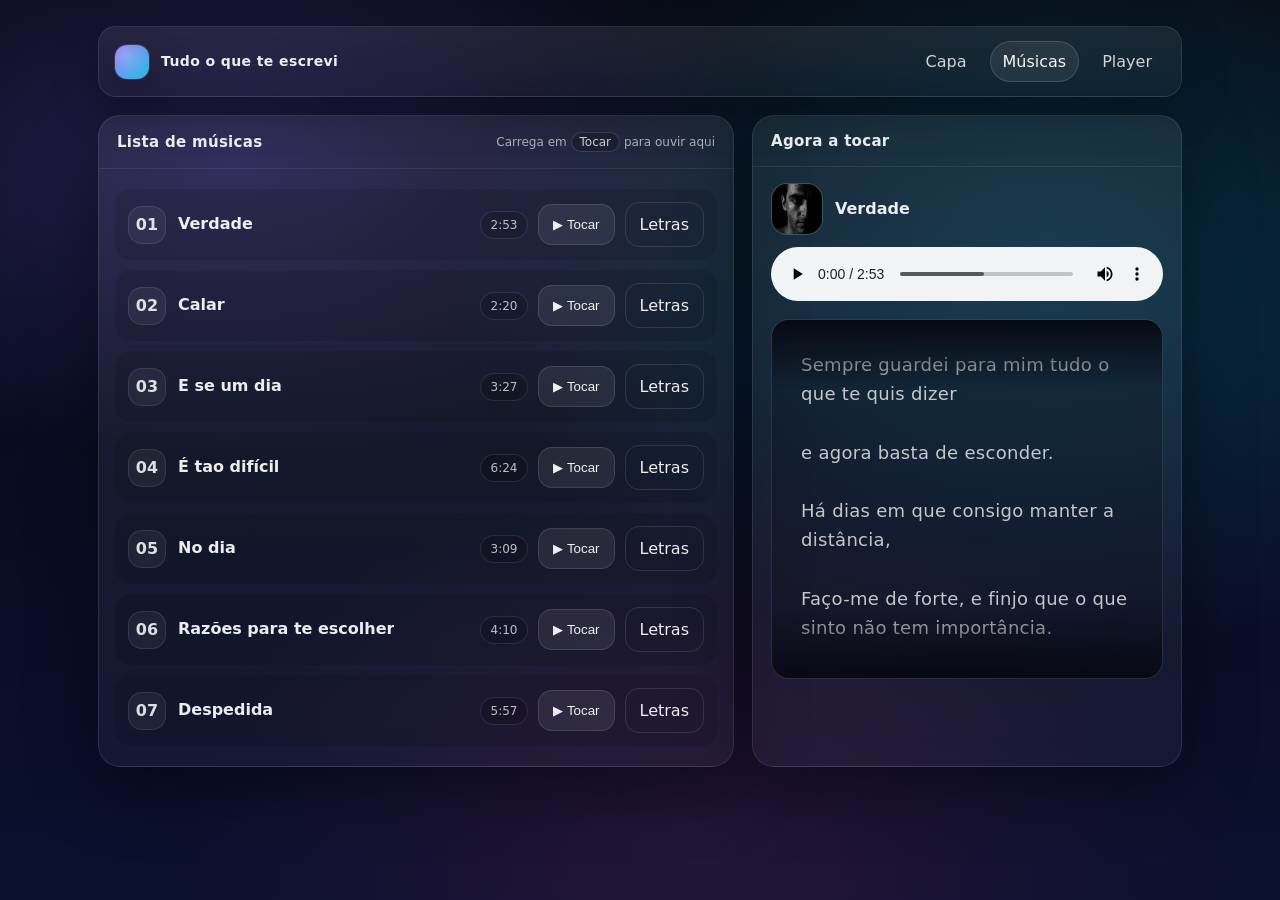
<file: tracks.html>
<!doctype html>
<html lang="pt">
<head>
  <meta charset="utf-8" />
  <meta name="viewport" content="width=device-width, initial-scale=1" />
  <title>Tudo</title>
  <link rel="stylesheet" href="css/styles.css" />
</head>
<body>
  <div class="container">
    <div class="topbar">
      <div class="brand">
        <div class="logo"></div>
        <div class="title">
          <strong>Tudo o que te escrevi</strong>
        </div>
      </div>
      <nav class="nav">
        <a href="index.html">Capa</a>
        <a href="tracks.html">Músicas</a>
        <a href="player.html">Player</a>
      </nav>
    </div>

    <div class="split">
      <div class="card">
        <div class="sectionTitle">
          <h2>Lista de músicas</h2>
          <div class="hint">Carrega em <span class="kbd">Tocar</span> para ouvir aqui</div>
        </div>
        <div id="tracklist" class="tracklist"></div>
      </div>

      <div class="card">
        <div class="sectionTitle">
          <h2>Agora a tocar</h2>
          <div class="hint"></div>
        </div>
        <div class="now">
          <div class="nowTop">
            <div class="nowCover"><img id="nowCoverImg" src="assets/cover.jpg" alt="capa"/></div>
            <div class="nowText">
              <div id="nowTitle" class="tt">—</div>
              <div id="nowArtist" class="aa">—</div>
            </div>
          </div>

          <audio id="audio" controls preload="metadata"></audio>

          <div class="lyricsBox">
            <div class="fadeTop"></div>
            <div class="fadeBottom"></div>
            <div id="lyricsInner" class="lyricsInner"></div>
          </div>

          
        </div>
      </div>
    </div>
  </div>

  <script src="data/tracks.js"></script>
  <script src="js/app.js"></script>
</body>
</html>
</file>
<file: css/styles.css>
/* cd-site v2 - more sophisticated UI */
:root{
  --bg0:#070913;
  --bg1:#0b1030;
  --card:rgba(255,255,255,.06);
  --card2:rgba(255,255,255,.08);
  --stroke:rgba(255,255,255,.10);
  --stroke2:rgba(255,255,255,.14);
  --text:rgba(255,255,255,.92);
  --muted:rgba(255,255,255,.64);
  --accent:#7c5cff;
  --accent2:#00d4ff;
  --shadow: 0 18px 70px rgba(0,0,0,.45);
  --radius:22px;
}

*{box-sizing:border-box}
html,body{height:100%}
body{
  margin:0;
  color:var(--text);
  font-family: ui-sans-serif, system-ui, -apple-system, Segoe UI, Roboto, Helvetica, Arial, "Apple Color Emoji","Segoe UI Emoji";
  background:
    radial-gradient(900px 500px at 18% 18%, rgba(124,92,255,.24), transparent 60%),
    radial-gradient(1000px 650px at 82% 30%, rgba(0,212,255,.18), transparent 60%),
    radial-gradient(900px 650px at 55% 95%, rgba(255,64,129,.10), transparent 60%),
    linear-gradient(180deg, var(--bg0), var(--bg1));
  overflow-x:hidden;
}

a{color:inherit; text-decoration:none}
a:hover{text-decoration:none}

.container{max-width:1120px; margin:0 auto; padding:26px 18px 42px}
.topbar{
  display:flex; align-items:center; justify-content:space-between;
  gap:14px;
  padding:14px 16px;
  border-radius:18px;
  background: linear-gradient(180deg, rgba(255,255,255,.08), rgba(255,255,255,.04));
  border:1px solid var(--stroke);
  backdrop-filter: blur(12px);
  box-shadow: 0 12px 45px rgba(0,0,0,.25);
}
.brand{display:flex; align-items:center; gap:12px; min-width: 220px;}
.logo{
  width:34px; height:34px; border-radius:12px;
  background: radial-gradient(circle at 30% 30%, rgba(255,255,255,.35), rgba(255,255,255,.06)),
              linear-gradient(135deg, rgba(124,92,255,.95), rgba(0,212,255,.85));
  box-shadow: 0 0 0 1px rgba(255,255,255,.10), 0 18px 40px rgba(0,0,0,.35);
}
.brand .title{display:flex; flex-direction:column; line-height:1.1}
.brand strong{font-size:14px; letter-spacing:.4px}
.brand span{font-size:12px; color:var(--muted)}
.nav{display:flex; gap:10px; flex-wrap:wrap; justify-content:flex-end}
.nav a{
  display:inline-flex; align-items:center; gap:10px;
  padding:10px 12px;
  border:1px solid transparent;
  border-radius:999px;
  color:rgba(255,255,255,.80);
  background: transparent;
}
.nav a.active{
  background: rgba(255,255,255,.08);
  border-color: rgba(255,255,255,.14);
  color:rgba(255,255,255,.95);
}
.nav a:hover{
  background: rgba(255,255,255,.06);
  border-color: rgba(255,255,255,.10);
}

.hero{
  margin-top:18px;
  display:grid;
  grid-template-columns: 1.25fr 1fr;
  gap:18px;
}
@media (max-width: 920px){ .hero{grid-template-columns:1fr;}}
.card{
  border-radius: var(--radius);
  background: linear-gradient(180deg, rgba(255,255,255,.08), rgba(255,255,255,.04));
  border:1px solid var(--stroke);
  box-shadow: var(--shadow);
  overflow:hidden;
}
.card.pad{padding:18px}
.h1{
  font-size: 36px;
  margin:0 0 10px;
  letter-spacing:-.7px;
}
.p{margin:0; color:var(--muted); line-height:1.65}
.kbd{
  display:inline-flex; align-items:center;
  padding:2px 8px; border-radius:999px;
  border:1px solid rgba(255,255,255,.14);
  background: rgba(0,0,0,.18);
  color:rgba(255,255,255,.78);
  font-size:12px;
}

.coverWrap{
  padding:18px;
  display:grid;
  grid-template-columns: 240px 1fr;
  gap:16px;
  align-items:center;
}
@media (max-width: 640px){ .coverWrap{grid-template-columns:1fr;}}
.cover{
  width:240px; height:240px; border-radius:24px;
  background:
    radial-gradient(circle at 30% 20%, rgba(255,255,255,.30), transparent 55%),
    linear-gradient(135deg, rgba(124,92,255,.55), rgba(0,212,255,.25)),
    rgba(255,255,255,.06);
  border:1px solid rgba(255,255,255,.14);
  overflow:hidden;
  position:relative;
  box-shadow: 0 18px 60px rgba(0,0,0,.45);
}
.cover img{
  width:100%; height:100%;
  object-fit:cover;
  display:block;
}
.cover::after{
  content:"";
  position:absolute; inset:-40%;
  background: radial-gradient(circle at 20% 30%, rgba(255,255,255,.20), transparent 50%);
  transform: rotate(15deg);
  pointer-events:none;
}
.badges{display:flex; gap:10px; flex-wrap:wrap; margin-top:10px}
.badge{
  font-size:12px; color:rgba(255,255,255,.80);
  padding:6px 10px;
  border-radius:999px;
  background: rgba(255,255,255,.07);
  border:1px solid rgba(255,255,255,.12);
}

.actions{display:flex; gap:10px; flex-wrap:wrap; margin-top:14px}
.btn{
  appearance:none; border:none;
  cursor:pointer;
  display:inline-flex; align-items:center; justify-content:center;
  gap:10px;
  padding:12px 14px;
  border-radius: 14px;
  color:rgba(255,255,255,.92);
  background: rgba(255,255,255,.08);
  border:1px solid rgba(255,255,255,.12);
  transition: transform .12s ease, background .12s ease, border-color .12s ease;
}
.btn:hover{transform: translateY(-1px); background: rgba(255,255,255,.10); border-color: rgba(124,92,255,.35)}
.btn.primary{
  background: linear-gradient(135deg, rgba(124,92,255,.95), rgba(0,212,255,.75));
  border-color: rgba(255,255,255,.10);
}
.btn.primary:hover{border-color: rgba(255,255,255,.18)}
.btn.ghost{background: transparent}

.split{
  margin-top:18px;
  display:grid;
  grid-template-columns: 1fr 430px;
  gap:18px;
}
@media (max-width: 980px){ .split{grid-template-columns:1fr;}}

.sectionTitle{
  display:flex; align-items:center; justify-content:space-between;
  gap:10px;
  padding:16px 18px;
  border-bottom:1px solid rgba(255,255,255,.08);
}
.sectionTitle h2{margin:0; font-size:15px; letter-spacing:.3px}
.sectionTitle .hint{font-size:12px; color:var(--muted)}

.tracklist{padding:10px}
.trackRow{
  display:flex; align-items:center; justify-content:space-between;
  gap:14px;
  padding:12px 12px;
  border-radius: 16px;
  border:1px solid transparent;
  background: rgba(0,0,0,.12);
  transition: background .12s ease, border-color .12s ease, transform .12s ease;
  margin:10px 6px;
}
.trackRow:hover{
  transform: translateY(-1px);
  background: rgba(255,255,255,.06);
  border-color: rgba(255,255,255,.10);
}
.left{
  display:flex; align-items:center; gap:12px; min-width:0;
}
.num{
  width:38px; height:38px; border-radius: 14px;
  display:grid; place-items:center;
  background: rgba(255,255,255,.06);
  border:1px solid rgba(255,255,255,.10);
  color:rgba(255,255,255,.85);
  font-weight:650;
}
.meta{min-width:0}
.meta .t{font-weight:650; white-space:nowrap; overflow:hidden; text-overflow:ellipsis}
.meta .a{font-size:12px; color:var(--muted); margin-top:2px}
.right{display:flex; align-items:center; gap:10px; flex-wrap:wrap; justify-content:flex-end}
.pill{
  font-size:12px; color:rgba(255,255,255,.72);
  padding:6px 10px; border-radius:999px;
  border:1px solid rgba(255,255,255,.10);
  background: rgba(0,0,0,.14);
}

.now{
  padding:16px 18px 18px;
}
.nowTop{
  display:flex; align-items:center; gap:12px;
}
.nowCover{
  width:52px; height:52px; border-radius: 16px;
  overflow:hidden;
  border:1px solid rgba(255,255,255,.12);
  background: rgba(255,255,255,.06);
  flex:0 0 auto;
}
.nowCover img{width:100%; height:100%; object-fit:cover; display:block}
.nowText{min-width:0}
.nowText .tt{font-weight:700; white-space: subsequent; overflow:hidden; text-overflow:ellipsis}
.nowText .aa{font-size:12px; color:var(--muted); margin-top:2px}

audio{width:100%; margin-top:12px}

.lyricsBox{
  margin-top:14px;
  height: 360px;
  border-radius: 18px;
  background: rgba(0,0,0,.18);
  border: 1px solid rgba(255,255,255,.10);
  overflow:hidden;
  position:relative;
}
.lyricsInner{
  height:100%;
  overflow-y:auto;
  padding:16px 14px 24px;
  scroll-behavior:smooth;
}
.lyricLine{
  padding:14px 14px;
  border-radius:16px;
  color: rgba(255,255,255,.75);
  line-height:1.6;
  font-size:18px;              
  font-weight:500;           
  letter-spacing:0.3px;
  border:1px solid transparent;
  transition: .12s ease;
}

.lyricLine.active{
  color: rgba(255,255,255,.96);
  background: rgba(124,92,255,.14);
  border-color: rgba(124,92,255,.28);
}
.fadeTop,.fadeBottom{
  pointer-events:none;
  position:absolute; left:0; right:0; height:70px; z-index:2;
}
.fadeTop{top:0; background: linear-gradient(to bottom, rgba(7,9,19,.98), rgba(7,9,19,0));}
.fadeBottom{bottom:0; background: linear-gradient(to top, rgba(7,9,19,.98), rgba(7,9,19,0));}

.footerNote{margin-top:14px; font-size:12px; color:var(--muted)}
</file>
